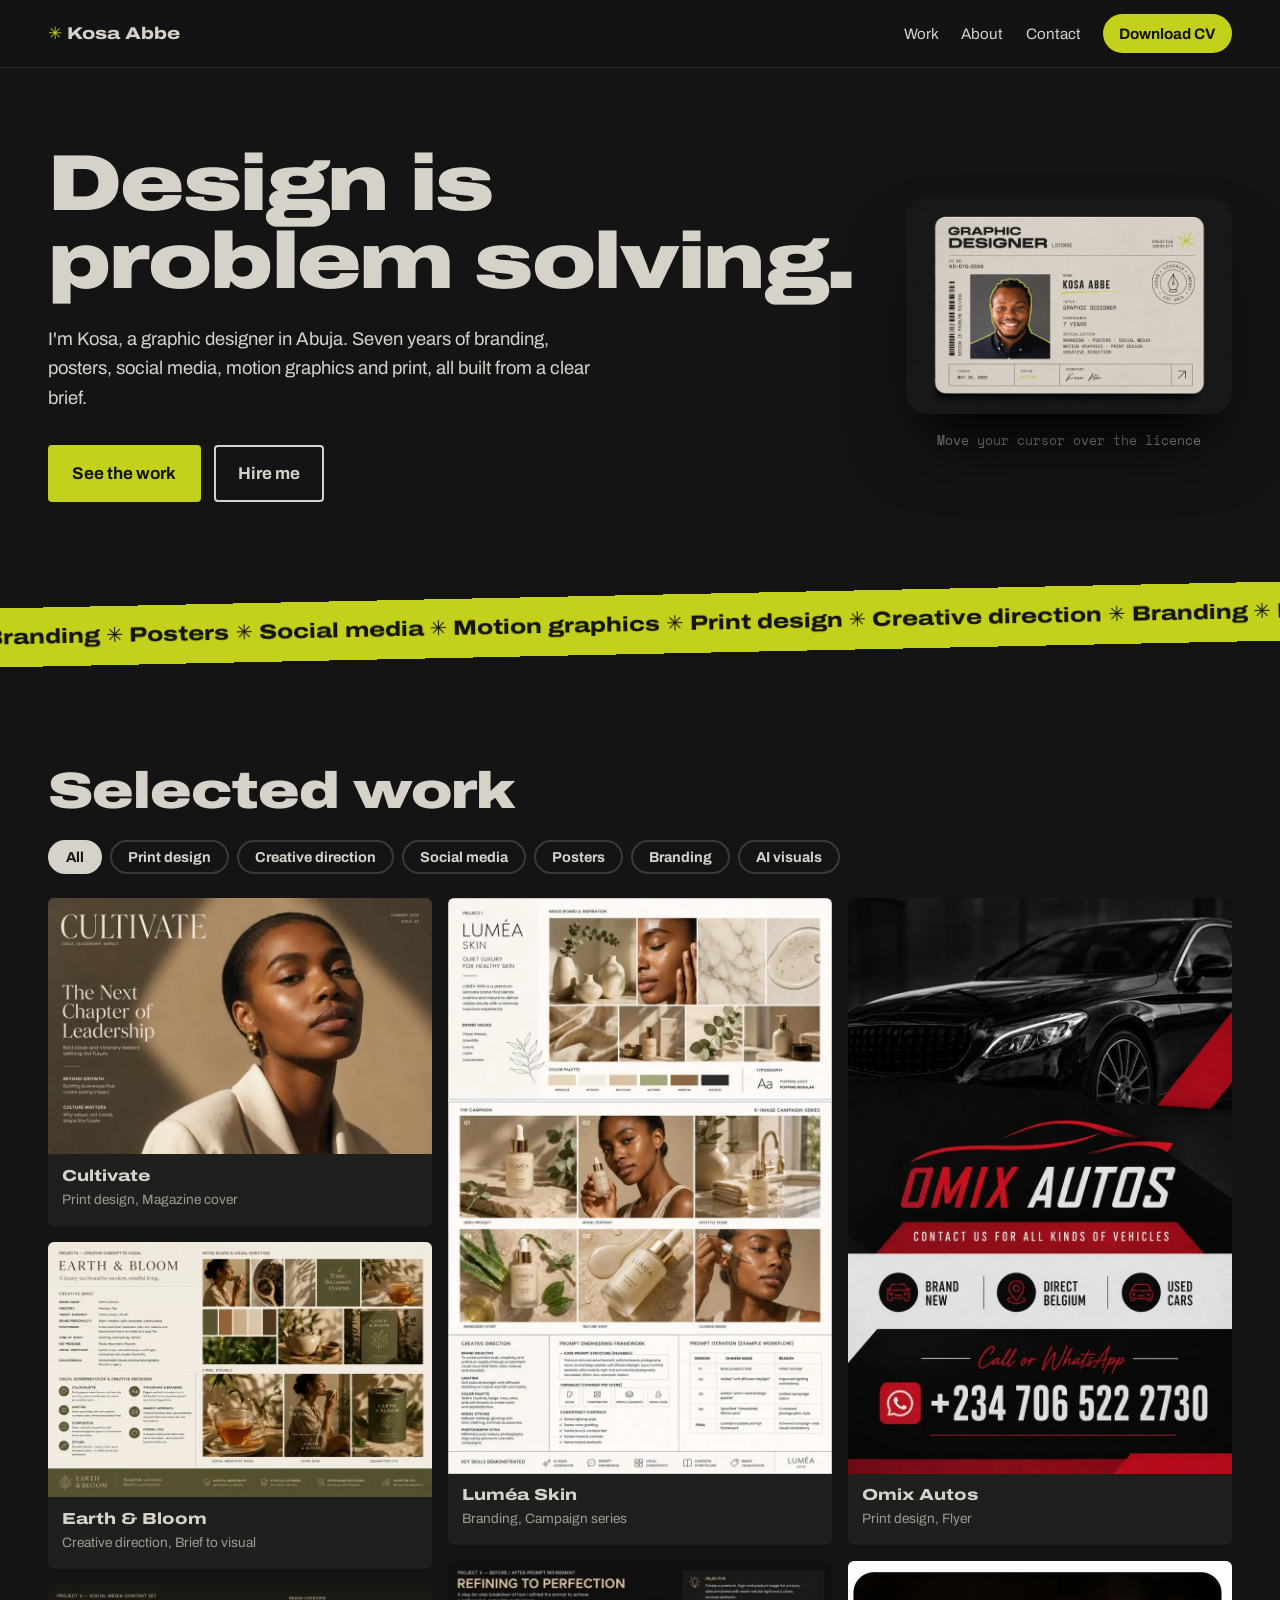
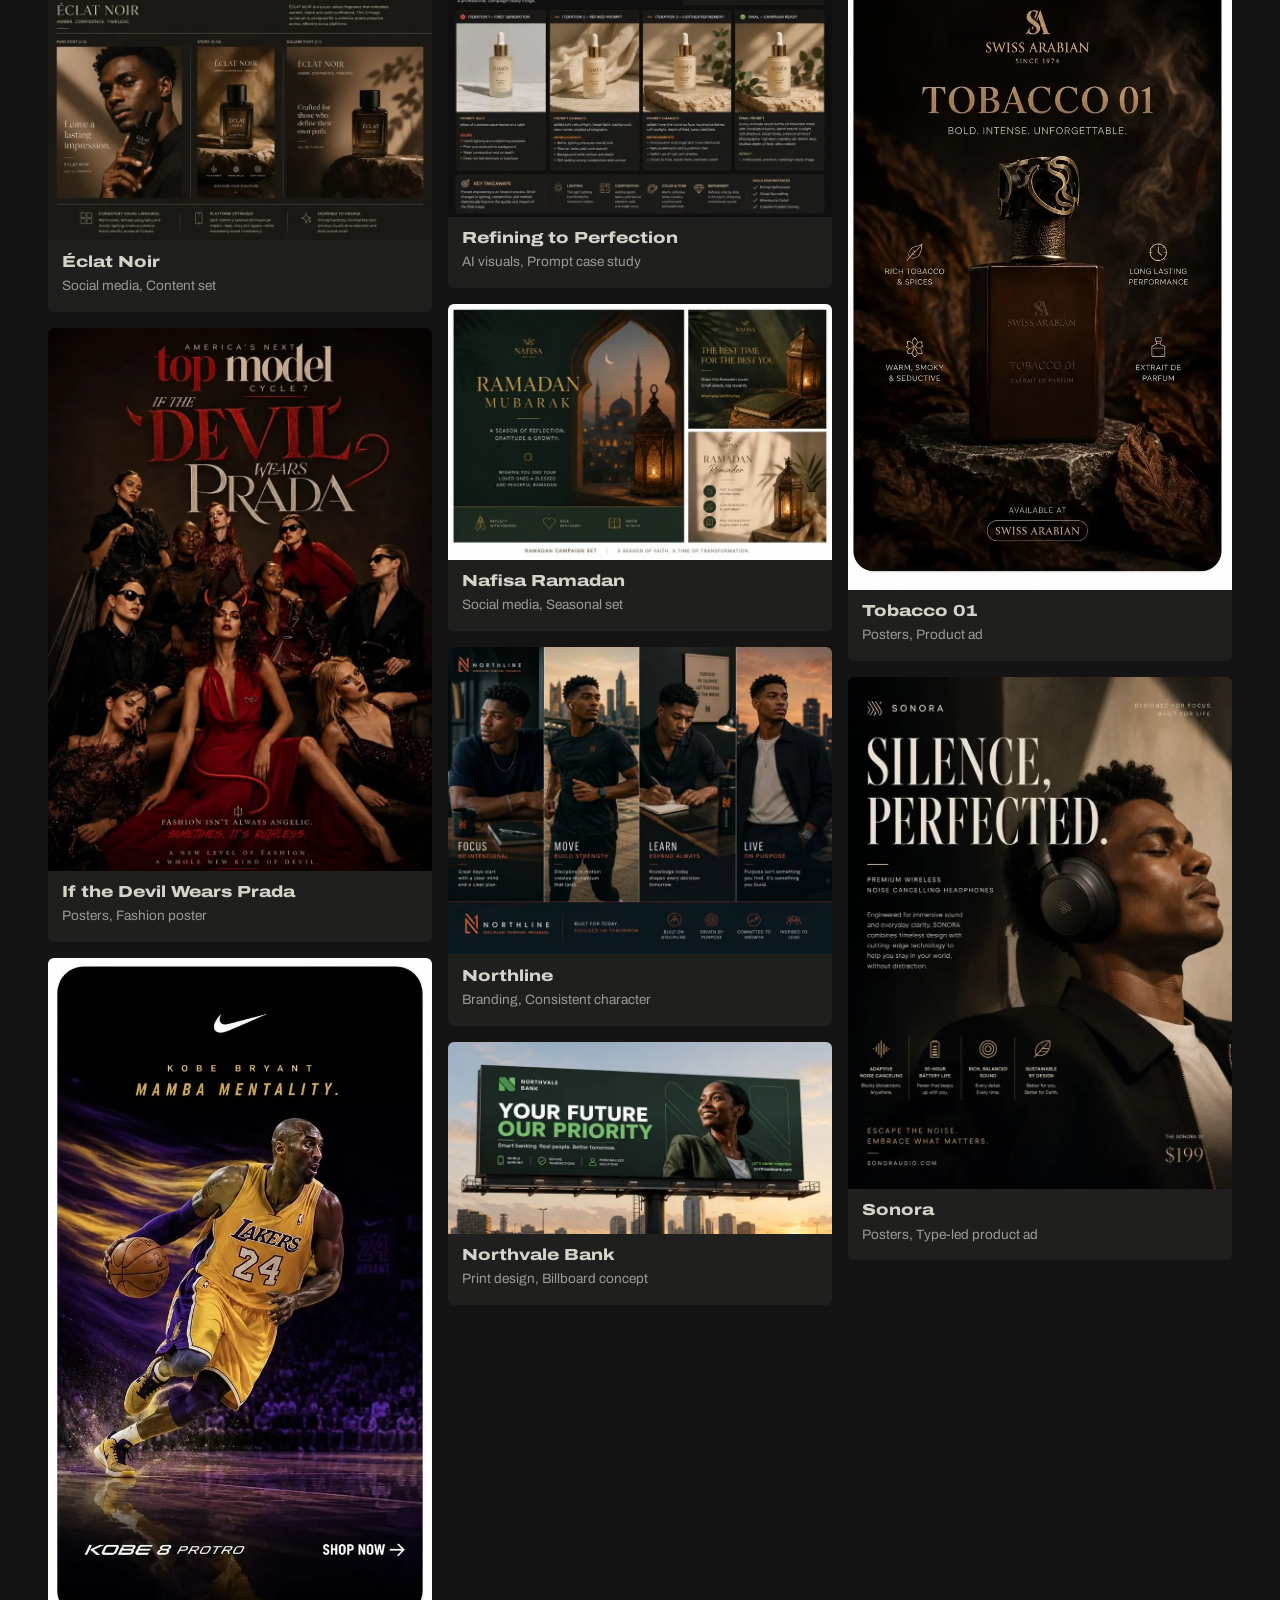
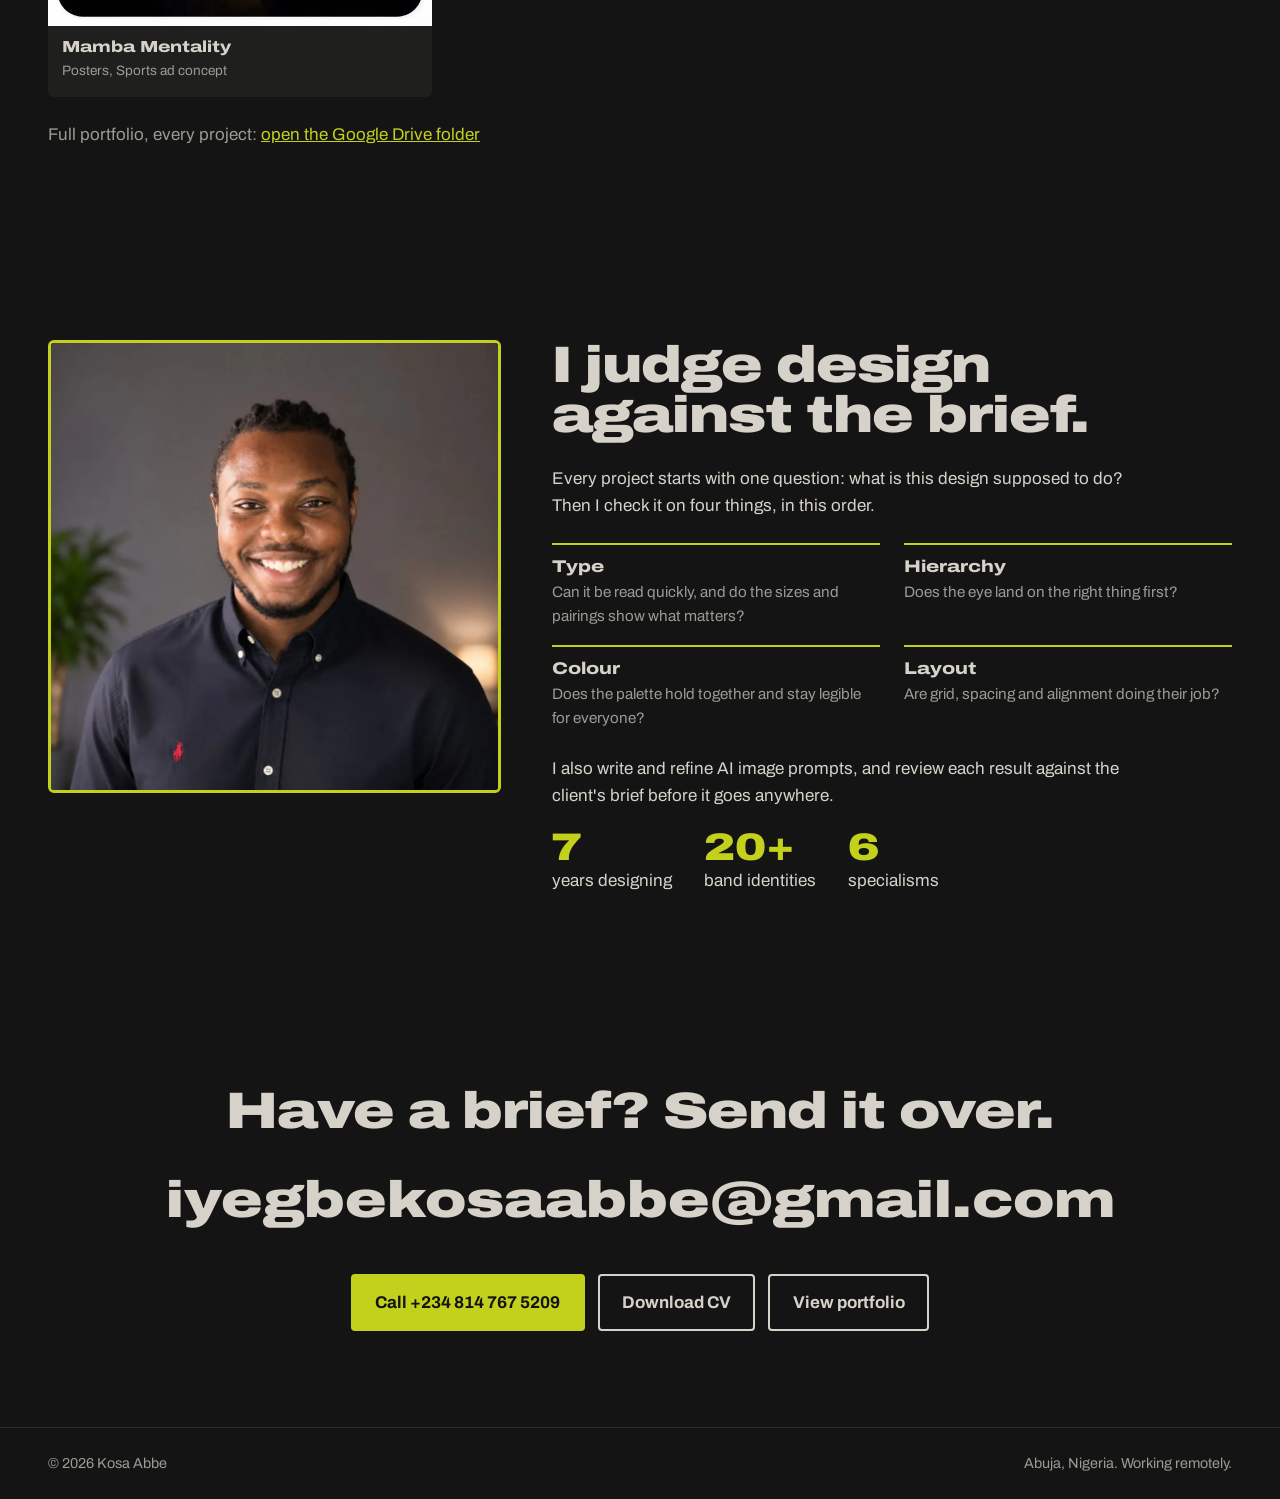
<file: index.html>
<!DOCTYPE html>
<html lang="en">
<head>
<meta charset="utf-8">
<meta name="viewport" content="width=device-width, initial-scale=1">
<title>Kosa Abbe | Graphic Designer, Abuja</title>
<meta name="description" content="Kosa Abbe is a graphic designer in Abuja with 7 years in branding, posters, social media, motion graphics and print design.">
<link rel="preconnect" href="https://fonts.googleapis.com"><link rel="preconnect" href="https://fonts.gstatic.com" crossorigin>
<link href="https://fonts.googleapis.com/css2?family=Archivo:wdth,wght@62..125,100..900&family=Space+Mono:wght@400;700&display=swap" rel="stylesheet">
<style>
:root{--ink:#141414;--ink2:#1f1f1e;--paper:#d6d2c9;--paper2:#e7e4dc;--lime:#c3d11c;--muted:#9d9a92;--wide:'Archivo',system-ui,sans-serif}
*{box-sizing:border-box;margin:0}
html{scroll-behavior:smooth;scroll-padding-top:70px}
body{background:var(--ink);color:var(--paper);font:400 1.0625rem/1.6 var(--wide);-webkit-font-smoothing:antialiased}
img{max-width:100%;height:auto;display:block}
a{color:inherit}
:focus-visible{outline:3px solid var(--lime);outline-offset:3px}
h1,h2{font-stretch:125%;font-weight:900;line-height:.98;letter-spacing:-.02em;text-wrap:balance}
h1{font-size:clamp(2.6rem,6.2vw,5.6rem)}
h2{font-size:clamp(1.9rem,4vw,3.2rem);margin-bottom:1.5rem}
.top{position:sticky;top:0;z-index:10;display:flex;justify-content:space-between;align-items:center;padding:.9rem clamp(1rem,4vw,3rem);background:rgba(20,20,20,.88);backdrop-filter:blur(8px);border-bottom:1px solid #2c2c2a}
.logo{text-decoration:none;font-stretch:125%;font-weight:800}.star{color:var(--lime)}
nav{display:flex;gap:1.4rem;align-items:center}nav a{text-decoration:none;font-size:.95rem}nav a:hover{color:var(--lime)}
.pill{background:var(--lime);color:var(--ink);padding:.45rem 1rem;border-radius:99px;font-weight:700}.pill:hover{color:var(--ink)!important;filter:brightness(1.08)}
.hero{display:grid;grid-template-columns:1fr 1.15fr;gap:clamp(1.5rem,4vw,4rem);align-items:center;padding:clamp(2rem,6vw,5rem) clamp(1rem,4vw,3rem)}
.lede{max-width:34rem;margin:1.5rem 0 2rem;color:var(--paper);font-size:1.15rem}
.cta{display:flex;flex-wrap:wrap;gap:.8rem}
.btn{display:inline-block;padding:.8rem 1.4rem;border:2px solid var(--paper);border-radius:4px;text-decoration:none;font-weight:700;transition:background .2s,color .2s,transform .2s}
.btn:hover{background:var(--paper);color:var(--ink)}
.btn.solid{background:var(--lime);border-color:var(--lime);color:var(--ink)}.btn.solid:hover{transform:translateY(-2px)}
.id-stage{perspective:1100px}
#idCard{width:100%;border-radius:22px;box-shadow:0 40px 70px -20px #000;transform-style:preserve-3d;transition:transform .15s ease-out,box-shadow .3s;animation:drop 1s cubic-bezier(.2,.8,.2,1) both}
@keyframes drop{from{opacity:0;transform:translateY(-60px) rotate(-6deg)}to{opacity:1;transform:none}}
.hint{margin-top:1rem;text-align:center;font:400 .8rem 'Space Mono',monospace;color:var(--muted)}
.band{background:var(--lime);color:var(--ink);overflow:hidden;white-space:nowrap;transform:rotate(-1.2deg);margin:1rem -1rem}
.track{display:inline-flex;animation:slide 28s linear infinite}
.track span{padding:.8rem 0;font-stretch:125%;font-weight:800;font-size:1.3rem;white-space:pre}
@keyframes slide{to{transform:translateX(-50%)}}
.sec{padding:clamp(3rem,8vw,6rem) clamp(1rem,4vw,3rem);max-width:1300px;margin:0 auto}
.filters{display:flex;flex-wrap:wrap;gap:.5rem;margin-bottom:1.5rem}
.filters button{font:700 .9rem var(--wide);background:none;color:var(--paper);border:2px solid #3a3a37;border-radius:99px;padding:.45rem 1rem;cursor:pointer}
.filters button:hover{border-color:var(--paper)}
.filters button[aria-pressed=true]{background:var(--paper);color:var(--ink);border-color:var(--paper)}
.more{margin-top:1.5rem;color:var(--muted)}.more a{color:var(--lime)}
.about{display:grid;grid-template-columns:.8fr 1.2fr;gap:clamp(1.5rem,4vw,4rem);align-items:start}
.about img{border-radius:6px;border:3px solid var(--lime)}
.about p{max-width:38rem;margin-bottom:1.2rem}
.checks{display:grid;grid-template-columns:1fr 1fr;gap:1rem 1.5rem;margin:1.5rem 0}
.checks div{border-top:2px solid var(--lime);padding-top:.5rem}
.checks dt{font-stretch:125%;font-weight:800}.checks dd{color:var(--muted);font-size:.95rem}
.facts{list-style:none;padding:0;display:flex;gap:2rem;flex-wrap:wrap}
.facts strong{display:block;font-stretch:125%;font-weight:900;font-size:2.4rem;color:var(--lime);line-height:1}
.contact{text-align:center}
.mail{display:block;font-stretch:125%;font-weight:900;font-size:clamp(1.2rem,4.4vw,3.2rem);margin:1rem 0 2rem;text-decoration:none;overflow-wrap:anywhere}
.mail:hover{color:var(--lime)}.contact .cta{justify-content:center}
footer{display:flex;justify-content:space-between;flex-wrap:wrap;gap:.5rem;padding:1.5rem clamp(1rem,4vw,3rem);border-top:1px solid #2c2c2a;color:var(--muted);font-size:.9rem}
@media(max-width:820px){.hero,.about{grid-template-columns:1fr}nav a:not(.pill){display:none}.id-stage{order:-1}}
@media(prefers-reduced-motion:reduce){*{animation:none!important;transition:none!important;scroll-behavior:auto}}

.grid{columns:3 260px;column-gap:1rem}
.tile{display:block;width:100%;margin:0 0 1rem;padding:0;border:0;background:var(--ink2);border-radius:6px;overflow:hidden;cursor:zoom-in;break-inside:avoid;text-align:left;color:inherit;font:inherit;transition:transform .25s}
.tile:hover{transform:translateY(-4px)}
.tile img{width:100%;height:auto}
.cap{display:block;padding:.7rem .9rem .85rem}
.cap b{display:block;font-stretch:125%;font-weight:800;font-size:1rem;line-height:1.2}
.cap small{color:var(--muted);font-size:.85rem}
dialog{border:0;padding:0;background:var(--ink);color:var(--paper);max-width:min(96vw,1200px);max-height:94vh;width:100%;border-radius:8px;overflow:hidden}
dialog::backdrop{background:rgba(0,0,0,.85)}
dialog[open]{display:flex;flex-direction:column}
#lbImg{max-height:78vh;width:100%;object-fit:contain;background:#000}
.lb-bar{display:flex;align-items:center;justify-content:space-between;gap:1rem;padding:.8rem 1rem}
.lb-bar p{flex:1;text-align:center;font-size:.95rem}
dialog button{font:700 .9rem var(--wide);background:var(--paper);color:var(--ink);border:0;border-radius:99px;padding:.5rem 1rem;cursor:pointer}
#lbClose{position:absolute;top:.7rem;right:.7rem;z-index:2;background:var(--lime)}

</style>
</head>
<body>
<header class="top">
  <a class="logo" href="#top" aria-label="Kosa Abbe, home"><span class="star">✳</span> Kosa Abbe</a>
  <nav><a href="#work">Work</a><a href="#about">About</a><a href="#contact">Contact</a><a class="pill" href="IYEGBEKOSA_ABBE_JOSHUA_CV.docx" download>Download CV</a></nav>
</header>

<main id="top">
<section class="hero">
  <div class="hero-text">
    <h1>Design is problem&nbsp;solving.</h1>
    <p class="lede">I'm Kosa, a graphic designer in Abuja. Seven years of branding, posters, social media, motion graphics and print, all built from a clear brief.</p>
    <div class="cta"><a class="btn solid" href="#work">See the work</a><a class="btn" href="#contact">Hire me</a></div>
  </div>
  <div class="id-stage" id="idStage">
    <img id="idCard" src="creative-id.webp" alt="Kosa Abbe's Graphic Designer License: 7 years of experience in branding, posters, social media, motion graphics, print design and creative direction" width="1536" height="1024">
    <p class="hint">Move your cursor over the licence</p>
  </div>
</section>

<div class="band" aria-hidden="true"><div class="track"><span>Branding ✳ Posters ✳ Social media ✳ Motion graphics ✳ Print design ✳ Creative direction ✳ </span><span>Branding ✳ Posters ✳ Social media ✳ Motion graphics ✳ Print design ✳ Creative direction ✳ </span></div></div>

<section id="work" class="sec">
  <h2>Selected work</h2>
  <div class="filters" id="filters" role="group" aria-label="Filter work by type"></div>
  <div class="grid" id="grid"></div>
  <p class="more">Full portfolio, every project: <a href="https://drive.google.com/drive/folders/1iqQkJ_MroR0r4GowN_V1s0BPG5v33_vJ" target="_blank" rel="noopener">open the Google Drive folder</a></p>
</section>

<section id="about" class="sec about">
  <img src="kosa.webp" alt="Portrait of Kosa Abbe smiling in a navy shirt" width="900" height="900" loading="lazy">
  <div>
    <h2>I judge design against the brief.</h2>
    <p>Every project starts with one question: what is this design supposed to do? Then I check it on four things, in this order.</p>
    <dl class="checks">
      <div><dt>Type</dt><dd>Can it be read quickly, and do the sizes and pairings show what matters?</dd></div>
      <div><dt>Hierarchy</dt><dd>Does the eye land on the right thing first?</dd></div>
      <div><dt>Colour</dt><dd>Does the palette hold together and stay legible for everyone?</dd></div>
      <div><dt>Layout</dt><dd>Are grid, spacing and alignment doing their job?</dd></div>
    </dl>
    <p>I also write and refine AI image prompts, and review each result against the client's brief before it goes anywhere.</p>
    <ul class="facts">
      <li><strong>7</strong> years designing</li>
      <li><strong>20+</strong> band identities</li>
      <li><strong>6</strong> specialisms</li>
    </ul>
  </div>
</section>

<section id="contact" class="sec contact">
  <h2>Have a brief? Send it over.</h2>
  <a class="mail" href="mailto:iyegbekosaabbe@gmail.com">iyegbekosaabbe@gmail.com</a>
  <div class="cta">
    <a class="btn solid" href="tel:+2348147675209">Call +234 814 767 5209</a>
    <a class="btn" href="IYEGBEKOSA_ABBE_JOSHUA_CV.docx" download>Download CV</a>
    <a class="btn" href="https://drive.google.com/drive/folders/1iqQkJ_MroR0r4GowN_V1s0BPG5v33_vJ" target="_blank" rel="noopener">View portfolio</a>
  </div>
</section>
</main>
<footer><span>© <span id="yr">2026</span> Kosa Abbe</span><span>Abuja, Nigeria. Working remotely.</span></footer>
<dialog id="lb" aria-label="Project viewer">
  <button id="lbClose" aria-label="Close viewer">Close</button>
  <img id="lbImg" alt="">
  <div class="lb-bar"><button id="lbPrev">Previous</button><p id="lbCap"></p><button id="lbNext">Next</button></div>
</dialog>
<script>
// ---- Your work. Add a piece: drop images in assets/work/ and add an entry here.
const works = [
 {
  "title": "Cultivate",
  "type": "Print design",
  "note": "Magazine cover",
  "alt": "Editorial magazine cover with a serif masthead and a portrait lit by warm window light",
  "src": "cultivate-cover.webp",
  "thumb": "cultivate-cover-t.webp",
  "w": 800,
  "h": 534
 },
 {
  "title": "Earth & Bloom",
  "type": "Creative direction",
  "note": "Brief to visual",
  "alt": "Creative brief, mood board and final visuals for a premium tea brand in earthy greens and browns",
  "src": "earth-and-bloom.webp",
  "thumb": "earth-and-bloom-t.webp",
  "w": 800,
  "h": 533
 },
 {
  "title": "Éclat Noir",
  "type": "Social media",
  "note": "Content set",
  "alt": "Three-format social media set for a luxury fragrance: feed, story and square posts",
  "src": "eclat-noir.webp",
  "thumb": "eclat-noir-t.webp",
  "w": 800,
  "h": 533
 },
 {
  "title": "If the Devil Wears Prada",
  "type": "Posters",
  "note": "Fashion poster",
  "alt": "Dark red fashion poster with a bold serif title and a group of models",
  "src": "devil-wears-prada.webp",
  "thumb": "devil-wears-prada-t.webp",
  "w": 800,
  "h": 1132
 },
 {
  "title": "Mamba Mentality",
  "type": "Posters",
  "note": "Sports ad concept",
  "alt": "Basketball sneaker ad concept with a player driving in purple and gold light",
  "src": "kobe-mamba.webp",
  "thumb": "kobe-mamba-t.webp",
  "w": 690,
  "h": 1200
 },
 {
  "title": "Luméa Skin",
  "type": "Branding",
  "note": "Campaign series",
  "alt": "Brand board and six-image campaign series for a quiet-luxury skincare brand",
  "src": "lumea-campaign.webp",
  "thumb": "lumea-campaign-t.webp",
  "w": 800,
  "h": 1200
 },
 {
  "title": "Refining to Perfection",
  "type": "AI visuals",
  "note": "Prompt case study",
  "alt": "Before and after case study showing four prompt iterations of a skincare product image",
  "src": "lumea-refinement.webp",
  "thumb": "lumea-refinement-t.webp",
  "w": 800,
  "h": 533
 },
 {
  "title": "Nafisa Ramadan",
  "type": "Social media",
  "note": "Seasonal set",
  "alt": "Ramadan campaign set in deep green and gold with lantern imagery",
  "src": "nafisa-ramadan.webp",
  "thumb": "nafisa-ramadan-t.webp",
  "w": 800,
  "h": 533
 },
 {
  "title": "Northline",
  "type": "Branding",
  "note": "Consistent character",
  "alt": "Four-panel campaign with one consistent character across focus, move, learn and live themes",
  "src": "northline.webp",
  "thumb": "northline-t.webp",
  "w": 800,
  "h": 640
 },
 {
  "title": "Northvale Bank",
  "type": "Print design",
  "note": "Billboard concept",
  "alt": "Outdoor billboard concept for a bank in dark green with a bold two-colour headline",
  "src": "northvale-bank.webp",
  "thumb": "northvale-bank-t.webp",
  "w": 800,
  "h": 400
 },
 {
  "title": "Omix Autos",
  "type": "Print design",
  "note": "Flyer",
  "alt": "Black and red car dealership flyer with a call-or-WhatsApp contact block",
  "src": "omix-autos.webp",
  "thumb": "omix-autos-t.webp",
  "w": 800,
  "h": 1200
 },
 {
  "title": "Tobacco 01",
  "type": "Posters",
  "note": "Product ad",
  "alt": "Fragrance product poster in warm bronze tones with icon callouts",
  "src": "swiss-arabian.webp",
  "thumb": "swiss-arabian-t.webp",
  "w": 733,
  "h": 1200
 },
 {
  "title": "Sonora",
  "type": "Posters",
  "note": "Type-led product ad",
  "alt": "Headphone ad with a large condensed serif headline over a portrait",
  "src": "sonora.webp",
  "thumb": "sonora-t.webp",
  "w": 800,
  "h": 1067
 }
];
const DRIVE = 'https://drive.google.com/drive/folders/1iqQkJ_MroR0r4GowN_V1s0BPG5v33_vJ';
const grid = document.getElementById('grid'), bar = document.getElementById('filters');
const lb = document.getElementById('lb'), lbImg = document.getElementById('lbImg'), lbCap = document.getElementById('lbCap');
const types = ['All', ...new Set(works.map(w => w.type))];
let shown = [], cur = 0;
function render(f) {
  shown = works.filter(w => f === 'All' || w.type === f);
  grid.innerHTML = shown.map((w, i) =>
    `<button class="tile" data-i="${i}" aria-label="Open ${w.title}, ${w.type}">
      <img src="${w.thumb}" width="${w.w}" height="${w.h}" alt="${w.alt}" loading="lazy">
      <span class="cap"><b>${w.title}</b><small>${w.type}, ${w.note}</small></span></button>`).join('');
  bar.querySelectorAll('button').forEach(b => b.setAttribute('aria-pressed', b.dataset.t === f));
}
function open(i) {
  cur = (i + shown.length) % shown.length;
  const w = shown[cur];
  lbImg.src = w.src; lbImg.alt = w.alt;
  lbCap.textContent = `${w.title}: ${w.type}, ${w.note}`;
  if (!lb.open) lb.showModal();
}
bar.innerHTML = types.map(t => `<button data-t="${t}">${t}</button>`).join('');
bar.addEventListener('click', e => e.target.dataset.t && render(e.target.dataset.t));
grid.addEventListener('click', e => { const t = e.target.closest('.tile'); if (t) open(+t.dataset.i); });
document.getElementById('lbClose').onclick = () => lb.close();
document.getElementById('lbPrev').onclick = () => open(cur - 1);
document.getElementById('lbNext').onclick = () => open(cur + 1);
lb.addEventListener('click', e => { if (e.target === lb) lb.close(); });
lb.addEventListener('keydown', e => { if (e.key === 'ArrowLeft') open(cur - 1); if (e.key === 'ArrowRight') open(cur + 1); });
render('All');

// ---- Licence tilts toward the cursor
const stage = document.getElementById('idStage'), card = document.getElementById('idCard');
if (!matchMedia('(prefers-reduced-motion: reduce)').matches) {
  stage.addEventListener('pointermove', e => {
    const r = stage.getBoundingClientRect();
    const x = (e.clientX - r.left) / r.width - .5, y = (e.clientY - r.top) / r.height - .5;
    card.style.transform = `rotateY(${x * 18}deg) rotateX(${-y * 14}deg) scale(1.03)`;
  });
  stage.addEventListener('pointerleave', () => card.style.transform = '');
}
document.getElementById('yr').textContent = new Date().getFullYear();

</script>
</body>
</html>
</file>
